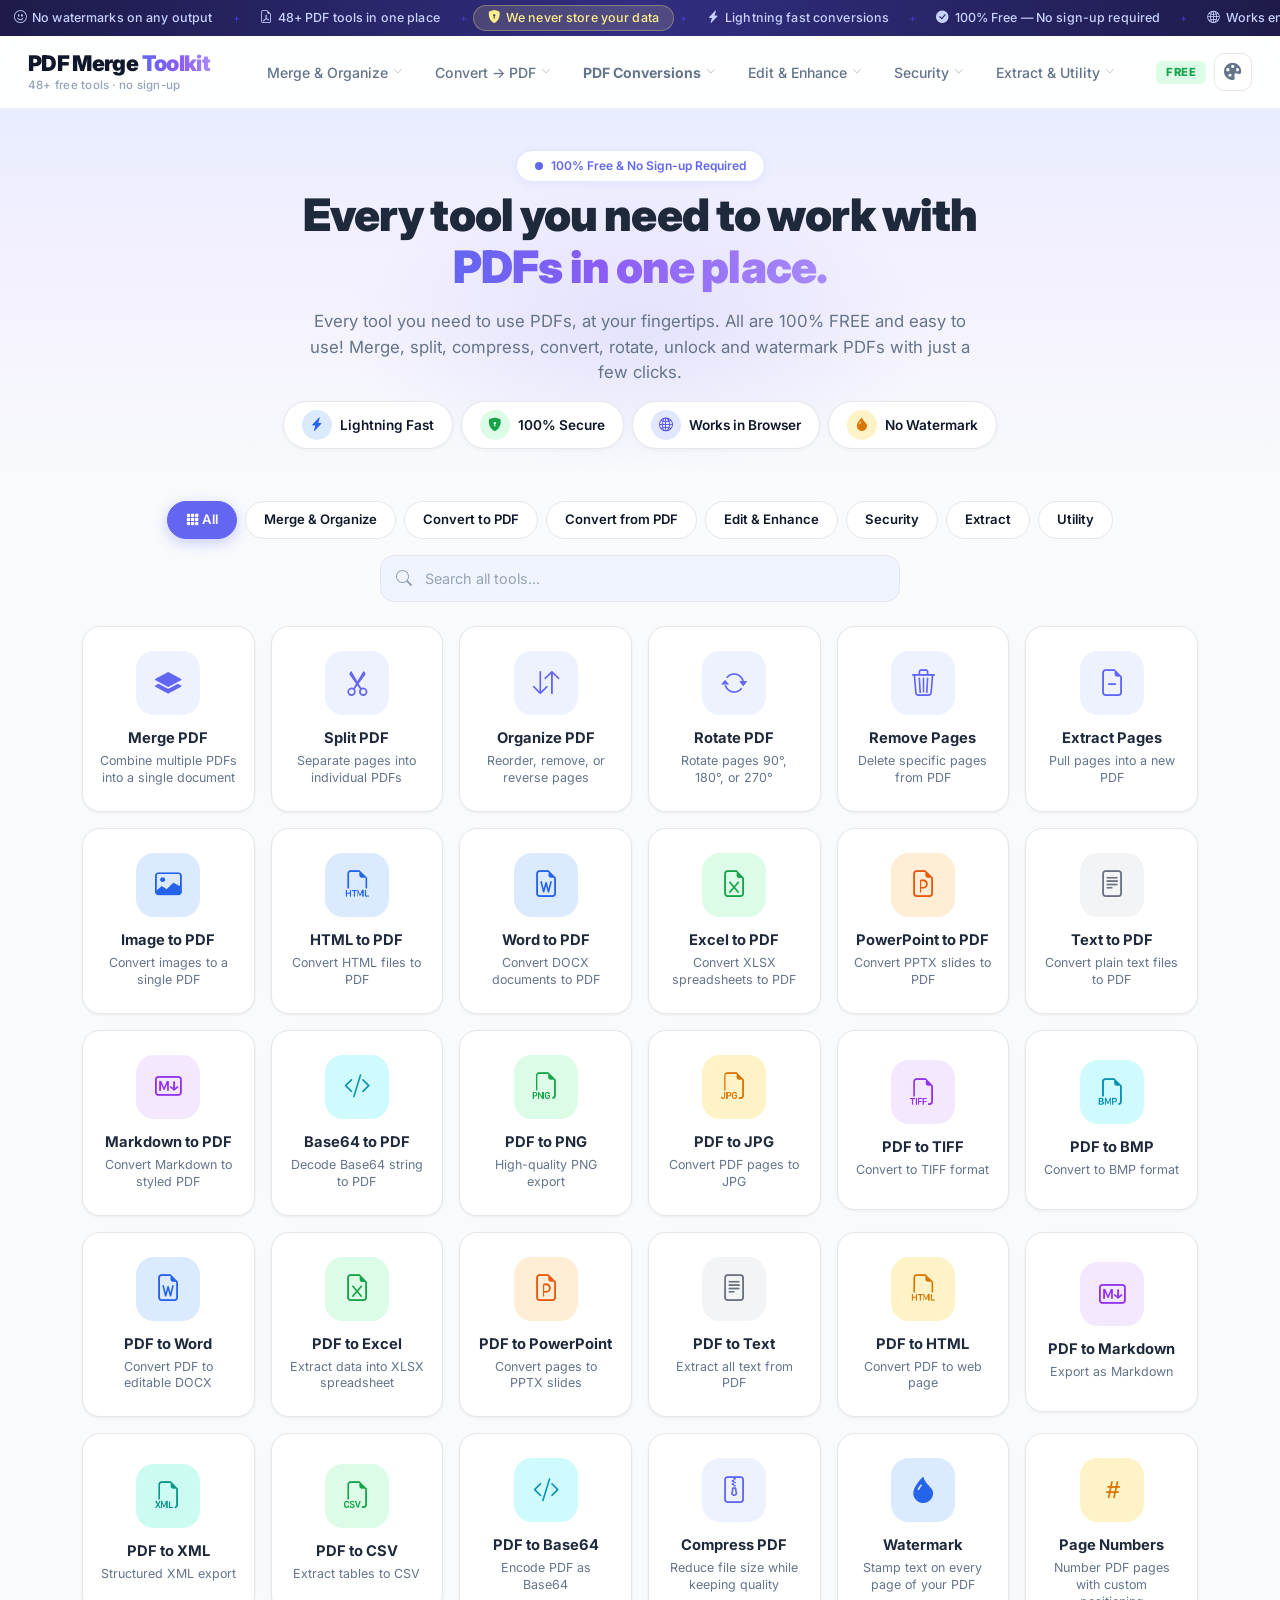
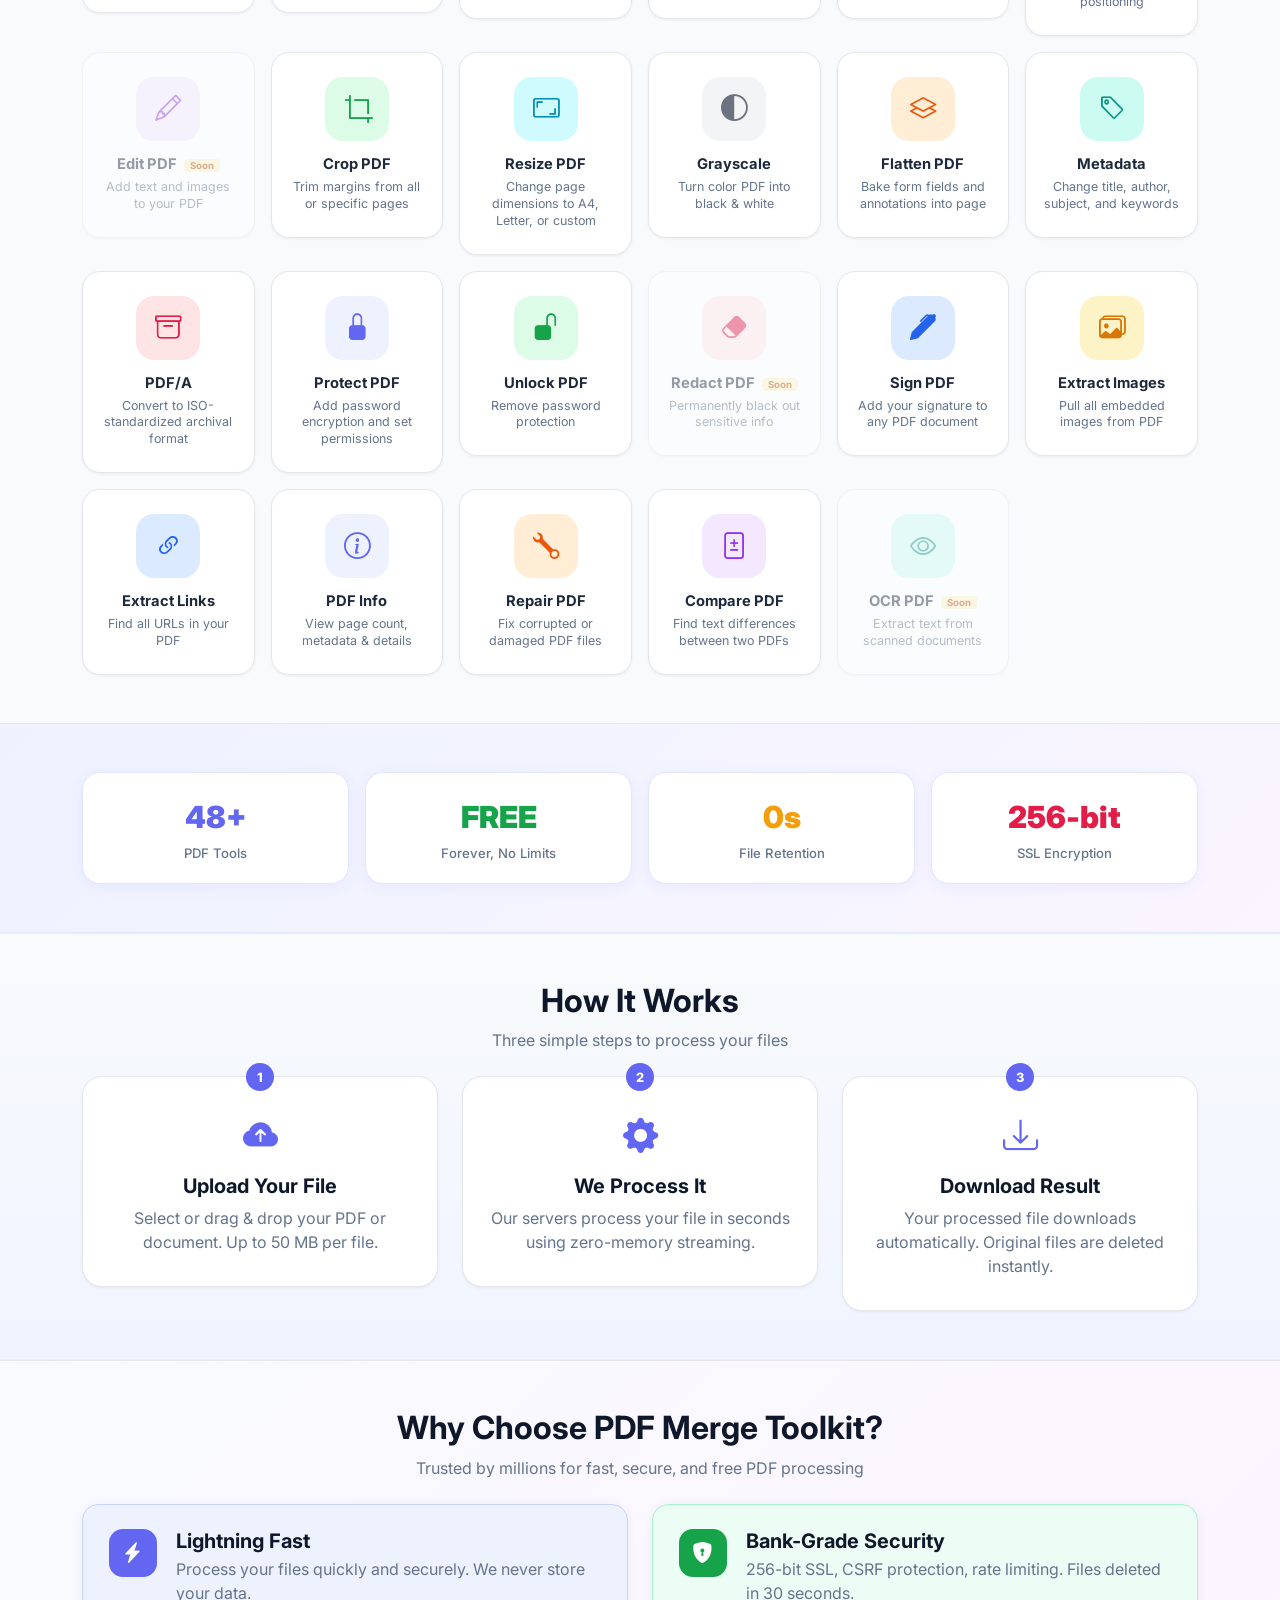
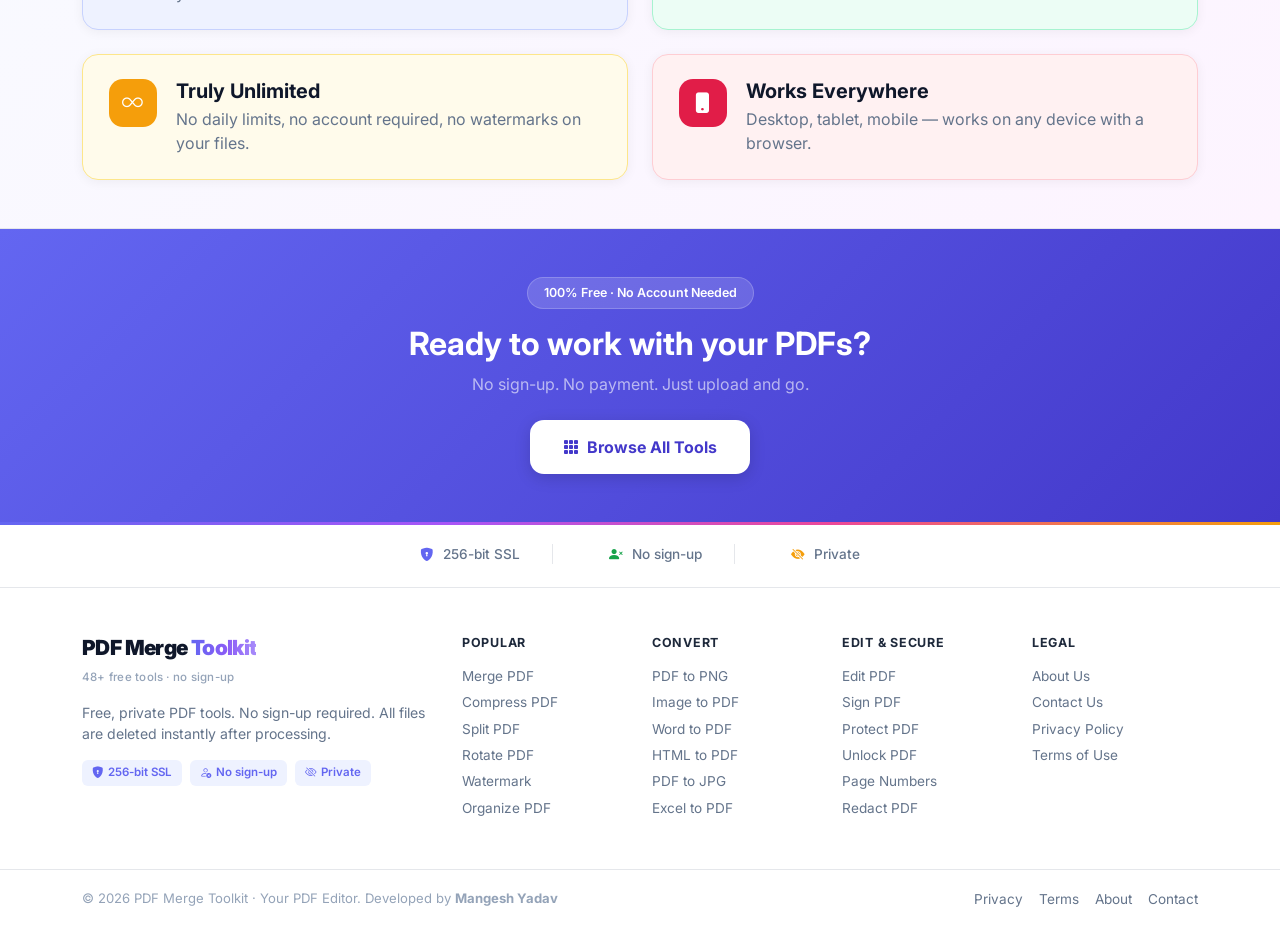
<file: index.html>
<!DOCTYPE html>
<html lang="en" data-theme="light">
<head>
    <meta charset="UTF-8">
    <meta name="viewport" content="width=device-width, initial-scale=1.0">
    <meta name="description" content="PDF Merge Toolkit - 48+ free PDF tools. Merge, split, compress, convert PDFs online. No sign-up required. 100% free, secure, and fast.">
    <title>Free Online PDF Tools - PDF Merge Toolkit</title>
    <link rel="icon" type="image/svg+xml" href="favicon.svg">
    <link rel="preconnect" href="https://fonts.googleapis.com">
    <link rel="preconnect" href="https://fonts.gstatic.com" crossorigin>
    <link href="https://fonts.googleapis.com/css2?family=Inter:wght@400;500;600;700;800;900&display=swap" rel="stylesheet">
    <link href="css/bootstrap.min.css" rel="stylesheet">
    <link href="css/bootstrap-icons.css" rel="stylesheet">
    <link href="css/style.css" rel="stylesheet">
</head>
<body>

<!-- ==================== ANNOUNCE TICKER ==================== -->
<div class="announce-ticker">
    <div class="announce-track">
        <span class="ticker-item"><i class="bi bi-emoji-smile"></i> No watermarks on any output</span>
        <span class="ticker-sep">+</span>
        <span class="ticker-item"><i class="bi bi-file-earmark-pdf"></i> 48+ PDF tools in one place</span>
        <span class="ticker-sep">+</span>
        <span class="ticker-item ticker-item--highlight"><i class="bi bi-shield-lock-fill"></i> We never store your data</span>
        <span class="ticker-sep">+</span>
        <span class="ticker-item"><i class="bi bi-lightning-charge-fill"></i> Lightning fast conversions</span>
        <span class="ticker-sep">+</span>
        <span class="ticker-item"><i class="bi bi-check-circle-fill"></i> 100% Free &mdash; No sign-up required</span>
        <span class="ticker-sep">+</span>
        <span class="ticker-item"><i class="bi bi-globe2"></i> Works entirely in your browser</span>
        <span class="ticker-sep">+</span>
        <!-- Duplicate for infinite scroll -->
        <span class="ticker-item"><i class="bi bi-emoji-smile"></i> No watermarks on any output</span>
        <span class="ticker-sep">+</span>
        <span class="ticker-item"><i class="bi bi-file-earmark-pdf"></i> 48+ PDF tools in one place</span>
        <span class="ticker-sep">+</span>
        <span class="ticker-item ticker-item--highlight"><i class="bi bi-shield-lock-fill"></i> We never store your data</span>
        <span class="ticker-sep">+</span>
        <span class="ticker-item"><i class="bi bi-lightning-charge-fill"></i> Lightning fast conversions</span>
        <span class="ticker-sep">+</span>
        <span class="ticker-item"><i class="bi bi-check-circle-fill"></i> 100% Free &mdash; No sign-up required</span>
        <span class="ticker-sep">+</span>
        <span class="ticker-item"><i class="bi bi-globe2"></i> Works entirely in your browser</span>
        <span class="ticker-sep">+</span>
    </div>
</div>

<!-- ==================== NAVBAR ==================== -->
<nav class="navbar navbar-expand sticky-top px-3 z-3 main-nav">
    <div class="container-fluid position-relative">
        <a class="navbar-brand d-flex align-items-center gap-3 me-3 text-decoration-none" href="/">
            <div class="brand-name-wrap">
                <div class="brand-name">PDF Merge <span class="brand-accent">Toolkit</span></div>
                <div class="brand-sub">48+ free tools &middot; no sign-up</div>
            </div>
        </a>

        <!-- Desktop Nav Links -->
        <div class="nav-links d-none d-lg-flex align-items-center gap-1 flex-grow-1 justify-content-center">
            <div class="nav-dropdown">
                <button class="nav-link-btn">Merge &amp; Organize <i class="bi bi-chevron-down nav-chev"></i></button>
                <div class="nav-dropdown-menu">
                    <a href="tools/merge-pdf.html" class="mega-tool-link"><span class="mega-icon"><i class="bi bi-layers-fill"></i></span> Merge PDF</a>
                    <a href="tools/split-pdf.html" class="mega-tool-link"><span class="mega-icon"><i class="bi bi-scissors"></i></span> Split PDF</a>
                    <a href="tools/organize-pdf.html" class="mega-tool-link"><span class="mega-icon"><i class="bi bi-arrow-down-up"></i></span> Organize PDF</a>
                    <a href="tools/rotate-pdf.html" class="mega-tool-link"><span class="mega-icon"><i class="bi bi-arrow-repeat"></i></span> Rotate PDF</a>
                    <a href="tools/remove-pages.html" class="mega-tool-link"><span class="mega-icon"><i class="bi bi-trash3"></i></span> Remove Pages</a>
                    <a href="tools/extract-pages.html" class="mega-tool-link"><span class="mega-icon"><i class="bi bi-file-earmark-minus"></i></span> Extract Pages</a>
                </div>
            </div>
            <div class="nav-dropdown">
                <button class="nav-link-btn">Convert &rarr; PDF <i class="bi bi-chevron-down nav-chev"></i></button>
                <div class="nav-dropdown-menu">
                    <a href="tools/image-to-pdf.html" class="mega-tool-link"><span class="mega-icon"><i class="bi bi-image"></i></span> Image to PDF</a>
                    <a href="tools/html-to-pdf.html" class="mega-tool-link"><span class="mega-icon"><i class="bi bi-filetype-html"></i></span> HTML to PDF</a>
                    <a href="tools/word-to-pdf.html" class="mega-tool-link"><span class="mega-icon"><i class="bi bi-file-earmark-word"></i></span> Word to PDF</a>
                    <a href="tools/excel-to-pdf.html" class="mega-tool-link"><span class="mega-icon"><i class="bi bi-file-earmark-excel"></i></span> Excel to PDF</a>
                    <a href="tools/powerpoint-to-pdf.html" class="mega-tool-link"><span class="mega-icon"><i class="bi bi-file-earmark-ppt"></i></span> PowerPoint to PDF</a>
                    <a href="tools/text-to-pdf.html" class="mega-tool-link"><span class="mega-icon"><i class="bi bi-file-text"></i></span> Text to PDF</a>
                    <a href="tools/markdown-to-pdf.html" class="mega-tool-link"><span class="mega-icon"><i class="bi bi-markdown"></i></span> Markdown to PDF</a>
                    <a href="tools/base64-to-pdf.html" class="mega-tool-link"><span class="mega-icon"><i class="bi bi-code-slash"></i></span> Base64 to PDF</a>
                </div>
            </div>
            <div class="nav-dropdown">
                <button class="nav-link-btn fw-bold">PDF Conversions <i class="bi bi-chevron-down nav-chev"></i></button>
                <div class="nav-dropdown-menu nav-dropdown-menu--wide">
                    <div class="nav-dd-group">
                        <div class="nav-dd-label">PDF &rarr; Image</div>
                        <a href="tools/pdf-to-png.html" class="mega-tool-link"><span class="mega-icon"><i class="bi bi-filetype-png"></i></span> PDF to PNG</a>
                        <a href="tools/pdf-to-jpg.html" class="mega-tool-link"><span class="mega-icon"><i class="bi bi-filetype-jpg"></i></span> PDF to JPG</a>
                        <a href="tools/pdf-to-tiff.html" class="mega-tool-link"><span class="mega-icon"><i class="bi bi-filetype-tiff"></i></span> PDF to TIFF</a>
                        <a href="tools/pdf-to-bmp.html" class="mega-tool-link"><span class="mega-icon"><i class="bi bi-filetype-bmp"></i></span> PDF to BMP</a>
                    </div>
                    <div class="nav-dd-group">
                        <div class="nav-dd-label">PDF &rarr; Document</div>
                        <a href="tools/pdf-to-word.html" class="mega-tool-link"><span class="mega-icon"><i class="bi bi-file-earmark-word"></i></span> PDF to Word</a>
                        <a href="tools/pdf-to-excel.html" class="mega-tool-link"><span class="mega-icon"><i class="bi bi-file-earmark-excel"></i></span> PDF to Excel</a>
                        <a href="tools/pdf-to-powerpoint.html" class="mega-tool-link"><span class="mega-icon"><i class="bi bi-file-earmark-ppt"></i></span> PDF to PPT</a>
                        <a href="tools/pdf-to-text.html" class="mega-tool-link"><span class="mega-icon"><i class="bi bi-file-text"></i></span> PDF to Text</a>
                        <a href="tools/pdf-to-html.html" class="mega-tool-link"><span class="mega-icon"><i class="bi bi-filetype-html"></i></span> PDF to HTML</a>
                        <a href="tools/pdf-to-markdown.html" class="mega-tool-link"><span class="mega-icon"><i class="bi bi-markdown"></i></span> PDF to MD</a>
                        <a href="tools/pdf-to-xml.html" class="mega-tool-link"><span class="mega-icon"><i class="bi bi-filetype-xml"></i></span> PDF to XML</a>
                        <a href="tools/pdf-to-csv.html" class="mega-tool-link"><span class="mega-icon"><i class="bi bi-filetype-csv"></i></span> PDF to CSV</a>
                        <a href="tools/pdf-to-base64.html" class="mega-tool-link"><span class="mega-icon"><i class="bi bi-code-slash"></i></span> PDF to Base64</a>
                    </div>
                </div>
            </div>
            <div class="nav-dropdown">
                <button class="nav-link-btn">Edit &amp; Enhance <i class="bi bi-chevron-down nav-chev"></i></button>
                <div class="nav-dropdown-menu">
                    <a href="tools/compress-pdf.html" class="mega-tool-link"><span class="mega-icon"><i class="bi bi-file-zip"></i></span> Compress PDF</a>
                    <a href="tools/watermark-pdf.html" class="mega-tool-link"><span class="mega-icon"><i class="bi bi-droplet-fill"></i></span> Watermark</a>
                    <a href="tools/page-numbers.html" class="mega-tool-link"><span class="mega-icon"><i class="bi bi-hash"></i></span> Page Numbers</a>
                    <a href="tools/crop-pdf.html" class="mega-tool-link"><span class="mega-icon"><i class="bi bi-crop"></i></span> Crop PDF</a>
                    <a href="tools/resize-pdf.html" class="mega-tool-link"><span class="mega-icon"><i class="bi bi-aspect-ratio"></i></span> Resize PDF</a>
                    <a href="tools/grayscale-pdf.html" class="mega-tool-link"><span class="mega-icon"><i class="bi bi-circle-half"></i></span> Grayscale</a>
                    <a href="tools/flatten-pdf.html" class="mega-tool-link"><span class="mega-icon"><i class="bi bi-layers"></i></span> Flatten PDF</a>
                    <a href="tools/metadata-pdf.html" class="mega-tool-link"><span class="mega-icon"><i class="bi bi-tag"></i></span> Metadata</a>
                    <a href="tools/pdfa-convert.html" class="mega-tool-link"><span class="mega-icon"><i class="bi bi-archive"></i></span> PDF/A</a>
                </div>
            </div>
            <div class="nav-dropdown">
                <button class="nav-link-btn">Security <i class="bi bi-chevron-down nav-chev"></i></button>
                <div class="nav-dropdown-menu">
                    <a href="tools/protect-pdf.html" class="mega-tool-link"><span class="mega-icon"><i class="bi bi-lock-fill"></i></span> Protect PDF</a>
                    <a href="tools/unlock-pdf.html" class="mega-tool-link"><span class="mega-icon"><i class="bi bi-unlock-fill"></i></span> Unlock PDF</a>
                    <a href="tools/sign-pdf.html" class="mega-tool-link"><span class="mega-icon"><i class="bi bi-pen-fill"></i></span> Sign PDF</a>
                </div>
            </div>
            <div class="nav-dropdown">
                <button class="nav-link-btn">Extract &amp; Utility <i class="bi bi-chevron-down nav-chev"></i></button>
                <div class="nav-dropdown-menu">
                    <a href="tools/extract-images.html" class="mega-tool-link"><span class="mega-icon"><i class="bi bi-images"></i></span> Extract Images</a>
                    <a href="tools/extract-links.html" class="mega-tool-link"><span class="mega-icon"><i class="bi bi-link-45deg"></i></span> Extract Links</a>
                    <a href="tools/pdf-info.html" class="mega-tool-link"><span class="mega-icon"><i class="bi bi-info-circle"></i></span> PDF Info</a>
                    <a href="tools/repair-pdf.html" class="mega-tool-link"><span class="mega-icon"><i class="bi bi-wrench"></i></span> Repair PDF</a>
                    <a href="tools/compare-pdf.html" class="mega-tool-link"><span class="mega-icon"><i class="bi bi-file-diff"></i></span> Compare PDF</a>
                </div>
            </div>
        </div>

        <!-- Right side actions -->
        <div class="d-flex align-items-center gap-2 ms-auto">
            <span class="nav-free-badge">FREE</span>

            <!-- Theme Switcher -->
            <div class="dropdown theme-dropdown">
                <button class="nav-icon-btn" id="themeToggleBtn" title="Change theme">
                    <i class="bi bi-palette-fill"></i>
                </button>
                <div class="dropdown-menu dropdown-menu-end theme-menu" id="themeMenu">
                    <button class="theme-option active" data-theme="light"><span class="theme-dot" style="background:#f8fafc;border:1px solid #d1d5db"></span> Light</button>
                    <button class="theme-option" data-theme="dark"><span class="theme-dot" style="background:#0b0f19"></span> Dark</button>
                    <button class="theme-option" data-theme="ocean"><span class="theme-dot" style="background:#2563eb"></span> Ocean Blue</button>
                    <button class="theme-option" data-theme="forest"><span class="theme-dot" style="background:#16a34a"></span> Forest Green</button>
                    <button class="theme-option" data-theme="sunset"><span class="theme-dot" style="background:#ea580c"></span> Sunset</button>
                    <button class="theme-option" data-theme="rose"><span class="theme-dot" style="background:#e11d48"></span> Rose</button>
                    <button class="theme-option" data-theme="midnight"><span class="theme-dot" style="background:#0f172a"></span> Midnight</button>
                    <button class="theme-option" data-theme="lavender"><span class="theme-dot" style="background:#9333ea"></span> Lavender</button>
                    <button class="theme-option" data-theme="charcoal"><span class="theme-dot" style="background:#18181b"></span> Charcoal</button>
                    <button class="theme-option" data-theme="emerald"><span class="theme-dot" style="background:#10b981"></span> Emerald</button>
                </div>
            </div>

            <!-- Mobile Menu Toggle -->
            <button class="nav-icon-btn d-lg-none" id="mobileMenuBtn" title="Menu">
                <i class="bi bi-list"></i>
            </button>
        </div>
    </div>
</nav>

<!-- ==================== MOBILE MENU ==================== -->
<div class="mobile-menu-overlay" id="mobileMenuOverlay">
    <div class="mobile-menu-drawer">
        <div class="mobile-menu-header">
            <div class="brand-name">PDF Merge <span class="brand-accent">Toolkit</span></div>
            <button class="mobile-menu-close" id="mobileMenuClose"><i class="bi bi-x-lg"></i></button>
        </div>
        <div class="mobile-menu-body">
            <div class="mobile-cat">
                <button class="mobile-cat-trigger"><i class="bi bi-layers-fill"></i> Merge & Organize <i class="bi bi-chevron-down ms-auto"></i></button>
                <div class="mobile-cat-panel">
                    <a href="tools/merge-pdf.html">Merge PDF</a>
                    <a href="tools/split-pdf.html">Split PDF</a>
                    <a href="tools/organize-pdf.html">Organize PDF</a>
                    <a href="tools/rotate-pdf.html">Rotate PDF</a>
                    <a href="tools/remove-pages.html">Remove Pages</a>
                    <a href="tools/extract-pages.html">Extract Pages</a>
                </div>
            </div>
            <div class="mobile-cat">
                <button class="mobile-cat-trigger"><i class="bi bi-file-earmark-arrow-down-fill"></i> Convert to PDF <i class="bi bi-chevron-down ms-auto"></i></button>
                <div class="mobile-cat-panel">
                    <a href="tools/image-to-pdf.html">Image to PDF</a>
                    <a href="tools/html-to-pdf.html">HTML to PDF</a>
                    <a href="tools/word-to-pdf.html">Word to PDF</a>
                    <a href="tools/excel-to-pdf.html">Excel to PDF</a>
                    <a href="tools/powerpoint-to-pdf.html">PowerPoint to PDF</a>
                    <a href="tools/text-to-pdf.html">Text to PDF</a>
                    <a href="tools/markdown-to-pdf.html">Markdown to PDF</a>
                    <a href="tools/base64-to-pdf.html">Base64 to PDF</a>
                </div>
            </div>
            <div class="mobile-cat">
                <button class="mobile-cat-trigger"><i class="bi bi-image-fill"></i> PDF to Image <i class="bi bi-chevron-down ms-auto"></i></button>
                <div class="mobile-cat-panel">
                    <a href="tools/pdf-to-png.html">PDF to PNG</a>
                    <a href="tools/pdf-to-jpg.html">PDF to JPG</a>
                    <a href="tools/pdf-to-tiff.html">PDF to TIFF</a>
                    <a href="tools/pdf-to-bmp.html">PDF to BMP</a>
                </div>
            </div>
            <div class="mobile-cat">
                <button class="mobile-cat-trigger"><i class="bi bi-file-earmark-text-fill"></i> PDF to Document <i class="bi bi-chevron-down ms-auto"></i></button>
                <div class="mobile-cat-panel">
                    <a href="tools/pdf-to-word.html">PDF to Word</a>
                    <a href="tools/pdf-to-excel.html">PDF to Excel</a>
                    <a href="tools/pdf-to-powerpoint.html">PDF to PowerPoint</a>
                    <a href="tools/pdf-to-text.html">PDF to Text</a>
                    <a href="tools/pdf-to-html.html">PDF to HTML</a>
                    <a href="tools/pdf-to-markdown.html">PDF to Markdown</a>
                    <a href="tools/pdf-to-xml.html">PDF to XML</a>
                    <a href="tools/pdf-to-csv.html">PDF to CSV</a>
                    <a href="tools/pdf-to-base64.html">PDF to Base64</a>
                </div>
            </div>
            <div class="mobile-cat">
                <button class="mobile-cat-trigger"><i class="bi bi-pencil-square"></i> Edit & Enhance <i class="bi bi-chevron-down ms-auto"></i></button>
                <div class="mobile-cat-panel">
                    <a href="tools/compress-pdf.html">Compress PDF</a>
                    <a href="tools/watermark-pdf.html">Watermark</a>
                    <a href="tools/page-numbers.html">Page Numbers</a>
                    <a href="tools/crop-pdf.html">Crop PDF</a>
                    <a href="tools/resize-pdf.html">Resize PDF</a>
                    <a href="tools/grayscale-pdf.html">Grayscale</a>
                    <a href="tools/flatten-pdf.html">Flatten PDF</a>
                    <a href="tools/metadata-pdf.html">Metadata</a>
                    <a href="tools/pdfa-convert.html">PDF/A</a>
                </div>
            </div>
            <div class="mobile-cat">
                <button class="mobile-cat-trigger"><i class="bi bi-shield-lock-fill"></i> Security <i class="bi bi-chevron-down ms-auto"></i></button>
                <div class="mobile-cat-panel">
                    <a href="tools/protect-pdf.html">Protect PDF</a>
                    <a href="tools/unlock-pdf.html">Unlock PDF</a>
                    <a href="tools/sign-pdf.html">Sign PDF</a>
                </div>
            </div>
            <div class="mobile-cat">
                <button class="mobile-cat-trigger"><i class="bi bi-tools"></i> Extract & Utility <i class="bi bi-chevron-down ms-auto"></i></button>
                <div class="mobile-cat-panel">
                    <a href="tools/extract-images.html">Extract Images</a>
                    <a href="tools/extract-links.html">Extract Links</a>
                    <a href="tools/pdf-info.html">PDF Info</a>
                    <a href="tools/repair-pdf.html">Repair PDF</a>
                    <a href="tools/compare-pdf.html">Compare PDF</a>
                </div>
            </div>
        </div>
    </div>
</div>

<!-- ==================== MAIN CONTENT ==================== -->
<main>

    <!-- ==================== HERO ==================== -->
    <section class="hero-section text-center">
        <div class="hero-glow"></div>
        <div class="container position-relative">
            <div class="hero-pill mb-2">
                <span class="pulse-dot"></span>
                100% Free &amp; No Sign-up Required
            </div>
            <h1 class="fw-black mb-3">Every tool you need to work with<br><span class="hero-gradient-text">PDFs in one place.</span></h1>
            <p class="text-secondary mb-3 mx-auto" style="max-width:680px;font-size:1.05rem;">
                Every tool you need to use PDFs, at your fingertips. All are 100% FREE and easy to use! Merge, split, compress, convert, rotate, unlock and watermark PDFs with just a few clicks.
            </p>
            <div class="d-flex flex-wrap justify-content-center gap-2 mb-0">
                <span class="hero-trust-item">
                    <span class="trust-icon trust-icon--blue"><i class="bi bi-lightning-charge-fill"></i></span> Lightning Fast
                </span>
                <span class="hero-trust-item">
                    <span class="trust-icon trust-icon--green"><i class="bi bi-shield-lock-fill"></i></span> 100% Secure
                </span>
                <span class="hero-trust-item">
                    <span class="trust-icon trust-icon--indigo"><i class="bi bi-globe2"></i></span> Works in Browser
                </span>
                <span class="hero-trust-item">
                    <span class="trust-icon trust-icon--amber"><i class="bi bi-droplet-fill"></i></span> No Watermark
                </span>
            </div>
        </div>
    </section>

    <!-- ==================== TOOLS SECTION ==================== -->
    <div class="container" id="toolsSection">
        <!-- Filter Tabs -->
        <div class="text-center mb-3 pt-4">
            <div class="d-flex flex-wrap justify-content-center gap-2 mb-3">
                <button class="filter-tab active" data-filter="all"><i class="bi bi-grid-3x3-gap-fill"></i> All</button>
                <button class="filter-tab" data-filter="Merge & Organize">Merge &amp; Organize</button>
                <button class="filter-tab" data-filter="Convert to PDF">Convert to PDF</button>
                <button class="filter-tab" data-filter="Convert from PDF">Convert from PDF</button>
                <button class="filter-tab" data-filter="Edit & Enhance">Edit &amp; Enhance</button>
                <button class="filter-tab" data-filter="Security">Security</button>
                <button class="filter-tab" data-filter="Extract">Extract</button>
                <button class="filter-tab" data-filter="Utility">Utility</button>
            </div>
            <!-- Search -->
            <div class="search-wrap mx-auto mb-4">
                <i class="bi bi-search search-icon"></i>
                <input type="text" class="search-input" id="toolSearch" placeholder="Search all tools...">
            </div>
        </div>
        <!-- Tool Cards Grid -->
        <div class="row g-3 mb-5" id="toolGrid">
            <!-- Cards injected by JS -->
        </div>
        <div class="text-center text-muted py-4 d-none" id="noResults">
            <i class="bi bi-search" style="font-size:2rem"></i>
            <p class="mt-2">No tools match your search.</p>
        </div>
    </div>

    <!-- ==================== STATS SECTION ==================== -->
    <section class="stats-section py-5">
        <div class="container">
            <div class="row g-3 justify-content-center">
                <div class="col-6 col-md-3">
                    <div class="stat-item text-center">
                        <div class="stat-number text-indigo">48+</div>
                        <div class="stat-label">PDF Tools</div>
                    </div>
                </div>
                <div class="col-6 col-md-3">
                    <div class="stat-item text-center">
                        <div class="stat-number text-green">FREE</div>
                        <div class="stat-label">Forever, No Limits</div>
                    </div>
                </div>
                <div class="col-6 col-md-3">
                    <div class="stat-item text-center">
                        <div class="stat-number text-amber">0s</div>
                        <div class="stat-label">File Retention</div>
                    </div>
                </div>
                <div class="col-6 col-md-3">
                    <div class="stat-item text-center">
                        <div class="stat-number text-rose">256-bit</div>
                        <div class="stat-label">SSL Encryption</div>
                    </div>
                </div>
            </div>
        </div>
    </section>

    <!-- ==================== HOW IT WORKS ==================== -->
    <section class="how-section py-5">
        <div class="container">
            <h2 class="text-center fw-bold mb-2">How It Works</h2>
            <p class="text-center text-secondary mb-4">Three simple steps to process your files</p>
            <div class="row g-4 justify-content-center">
                <div class="col-md-4">
                    <div class="how-card text-center">
                        <div class="how-step-num">1</div>
                        <div class="how-icon"><i class="bi bi-cloud-arrow-up-fill"></i></div>
                        <h5 class="fw-bold">Upload Your File</h5>
                        <p class="text-secondary mb-0">Select or drag &amp; drop your PDF or document. Up to 50 MB per file.</p>
                    </div>
                </div>
                <div class="col-md-4">
                    <div class="how-card text-center">
                        <div class="how-step-num">2</div>
                        <div class="how-icon"><i class="bi bi-gear-fill"></i></div>
                        <h5 class="fw-bold">We Process It</h5>
                        <p class="text-secondary mb-0">Our servers process your file in seconds using zero-memory streaming.</p>
                    </div>
                </div>
                <div class="col-md-4">
                    <div class="how-card text-center">
                        <div class="how-step-num">3</div>
                        <div class="how-icon"><i class="bi bi-download"></i></div>
                        <h5 class="fw-bold">Download Result</h5>
                        <p class="text-secondary mb-0">Your processed file downloads automatically. Original files are deleted instantly.</p>
                    </div>
                </div>
            </div>
        </div>
    </section>

    <!-- ==================== FEATURES ==================== -->
    <section class="features-section py-5">
        <div class="container">
            <h2 class="text-center fw-bold mb-2">Why Choose PDF Merge Toolkit?</h2>
            <p class="text-center text-secondary mb-4">Trusted by millions for fast, secure, and free PDF processing</p>
            <div class="row g-4">
                <div class="col-md-6">
                    <div class="feat-card feat-card--indigo">
                        <div class="feat-icon feat-icon--indigo"><i class="bi bi-lightning-charge-fill"></i></div>
                        <div>
                            <h5 class="fw-bold mb-1">Lightning Fast</h5>
                            <p class="text-secondary mb-0">Process your files quickly and securely. We never store your data.</p>
                        </div>
                    </div>
                </div>
                <div class="col-md-6">
                    <div class="feat-card feat-card--green">
                        <div class="feat-icon feat-icon--green"><i class="bi bi-shield-lock-fill"></i></div>
                        <div>
                            <h5 class="fw-bold mb-1">Bank-Grade Security</h5>
                            <p class="text-secondary mb-0">256-bit SSL, CSRF protection, rate limiting. Files deleted in 30 seconds.</p>
                        </div>
                    </div>
                </div>
                <div class="col-md-6">
                    <div class="feat-card feat-card--amber">
                        <div class="feat-icon feat-icon--amber"><i class="bi bi-infinity"></i></div>
                        <div>
                            <h5 class="fw-bold mb-1">Truly Unlimited</h5>
                            <p class="text-secondary mb-0">No daily limits, no account required, no watermarks on your files.</p>
                        </div>
                    </div>
                </div>
                <div class="col-md-6">
                    <div class="feat-card feat-card--rose">
                        <div class="feat-icon feat-icon--rose"><i class="bi bi-phone-fill"></i></div>
                        <div>
                            <h5 class="fw-bold mb-1">Works Everywhere</h5>
                            <p class="text-secondary mb-0">Desktop, tablet, mobile &mdash; works on any device with a browser.</p>
                        </div>
                    </div>
                </div>
            </div>
        </div>
    </section>

    <!-- ==================== CTA ==================== -->
    <section class="cta-section">
        <div class="container text-center py-5">
            <div class="cta-badge mb-3">100% Free &middot; No Account Needed</div>
            <h2 class="text-white fw-bold mb-2" style="font-size:2rem;">Ready to work with your PDFs?</h2>
            <p class="text-white-50 mb-4">No sign-up. No payment. Just upload and go.</p>
            <a href="#toolsSection" class="btn btn-cta">
                <i class="bi bi-grid-3x3-gap-fill"></i> Browse All Tools
            </a>
        </div>
    </section>

</main>

<!-- ==================== FOOTER ==================== -->
<footer class="mt-auto site-footer">
    <!-- Footer Stats Band -->
    <div class="footer-stats-band">
        <div class="container">
            <div class="d-flex flex-wrap justify-content-center gap-4">
                <div class="footer-stat">
                    <i class="bi bi-shield-lock-fill text-indigo"></i>
                    <span>256-bit SSL</span>
                </div>
                <div class="footer-stat">
                    <i class="bi bi-person-x-fill text-green"></i>
                    <span>No sign-up</span>
                </div>
                <div class="footer-stat">
                    <i class="bi bi-eye-slash-fill text-amber"></i>
                    <span>Private</span>
                </div>
            </div>
        </div>
    </div>

    <!-- Footer Main -->
    <div class="container py-5">
        <div class="row g-4">
            <!-- Brand -->
            <div class="col-lg-4 col-md-6">
                <div class="brand-name mb-2" style="font-size:1.3rem;">PDF Merge <span class="brand-accent">Toolkit</span></div>
                <div class="brand-sub mb-3">48+ free tools &middot; no sign-up</div>
                <p class="text-secondary" style="font-size:0.88rem;">Free, private PDF tools. No sign-up required. All files are deleted instantly after processing.</p>
                <div class="d-flex gap-2 mt-3">
                    <span class="footer-trust-badge"><i class="bi bi-shield-lock-fill"></i> 256-bit SSL</span>
                    <span class="footer-trust-badge"><i class="bi bi-person-x"></i> No sign-up</span>
                    <span class="footer-trust-badge"><i class="bi bi-eye-slash"></i> Private</span>
                </div>
            </div>
            <!-- Popular -->
            <div class="col-lg-2 col-md-6 col-6">
                <h6 class="footer-heading">Popular</h6>
                <a href="tools/merge-pdf.html" class="footer-link">Merge PDF</a>
                <a href="tools/compress-pdf.html" class="footer-link">Compress PDF</a>
                <a href="tools/split-pdf.html" class="footer-link">Split PDF</a>
                <a href="tools/rotate-pdf.html" class="footer-link">Rotate PDF</a>
                <a href="tools/watermark-pdf.html" class="footer-link">Watermark</a>
                <a href="tools/organize-pdf.html" class="footer-link">Organize PDF</a>
            </div>
            <!-- Convert -->
            <div class="col-lg-2 col-md-6 col-6">
                <h6 class="footer-heading">Convert</h6>
                <a href="tools/pdf-to-png.html" class="footer-link">PDF to PNG</a>
                <a href="tools/image-to-pdf.html" class="footer-link">Image to PDF</a>
                <a href="tools/word-to-pdf.html" class="footer-link">Word to PDF</a>
                <a href="tools/html-to-pdf.html" class="footer-link">HTML to PDF</a>
                <a href="tools/pdf-to-jpg.html" class="footer-link">PDF to JPG</a>
                <a href="tools/excel-to-pdf.html" class="footer-link">Excel to PDF</a>
            </div>
            <!-- Edit & Secure -->
            <div class="col-lg-2 col-md-6 col-6">
                <h6 class="footer-heading">Edit & Secure</h6>
                <a href="tools/edit-pdf.html" class="footer-link">Edit PDF</a>
                <a href="tools/sign-pdf.html" class="footer-link">Sign PDF</a>
                <a href="tools/protect-pdf.html" class="footer-link">Protect PDF</a>
                <a href="tools/unlock-pdf.html" class="footer-link">Unlock PDF</a>
                <a href="tools/page-numbers.html" class="footer-link">Page Numbers</a>
                <a href="tools/redact-pdf.html" class="footer-link">Redact PDF</a>
            </div>
            <!-- Legal -->
            <div class="col-lg-2 col-md-6 col-6">
                <h6 class="footer-heading">Legal</h6>
                <a href="about.html" class="footer-link">About Us</a>
                <a href="contact.html" class="footer-link">Contact Us</a>
                <a href="privacy.html" class="footer-link">Privacy Policy</a>
                <a href="terms.html" class="footer-link">Terms of Use</a>
            </div>
        </div>
    </div>

    <!-- Footer Bottom -->
    <div class="footer-bottom">
        <div class="container d-flex flex-wrap justify-content-between align-items-center py-3">
            <span>&copy; 2026 PDF Merge Toolkit &middot; Your PDF Editor. Developed by <strong>Mangesh Yadav</strong></span>
            <div class="d-flex gap-3">
                <a href="privacy.html" class="footer-link">Privacy</a>
                <a href="terms.html" class="footer-link">Terms</a>
                <a href="about.html" class="footer-link">About</a>
                <a href="contact.html" class="footer-link">Contact</a>
            </div>
        </div>
    </div>
</footer>

<script src="js/bootstrap.bundle.min.js"></script>
<script src="js/app.js"></script>
</body>
</html>
</file>
<file: css/style.css>
/* ===========================================================
   PDF Merge Toolkit — Custom Styles
   Matches reference site: Bootstrap 5 + custom components
   =========================================================== */

/* ── Font ── */
body { font-family: 'Inter', -apple-system, BlinkMacSystemFont, 'Segoe UI', Roboto, sans-serif; }

/* ===========================================================
   THEME VARIABLES
   =========================================================== */
:root, html[data-theme="light"] {
    --bg-body: #f8fafc;
    --bg-card: #ffffff;
    --bg-card-hover: #f8fafc;
    --bg-header: rgba(255,255,255,0.88);
    --bg-footer: #ffffff;
    --bg-upload: #fafbff;
    --bg-upload-hover: #eef2ff;
    --bg-input: #ffffff;
    --bg-badge: #f1f5f9;
    --text-primary: #0f172a;
    --text-secondary: #64748b;
    --text-muted: #94a3b8;
    --text-heading: #1e293b;
    --border-color: #e5e7eb;
    --border-light: #f1f5f9;
    --accent: #6366f1;
    --accent-hover: #4f46e5;
    --accent-light: #eef2ff;
    --accent-lighter: #f5f3ff;
    --shadow-card: 0 1px 3px rgba(0,0,0,0.06);
    --shadow-hover: 0 8px 30px rgba(0,0,0,0.08);
    --hero-bg: linear-gradient(180deg,#e8edff 0%,#f3f0ff 40%,#f8fafc 100%);
    --hero-glow: rgba(99,102,241,0.12);
    --features-bg: #ffffff;
    --cta-bg: linear-gradient(135deg,#6366f1,#4338ca);
    --upload-border: #d1d5db;
    --upload-border-hover: #6366f1;
    --nav-link: #64748b;
    --nav-link-hover: #0f172a;
    --footer-link: #64748b;
    --footer-link-hover: #6366f1;
    --search-bg: #f0f4ff;
    --stats-bg: #fafbff;
}

html[data-theme="dark"] {
    --bg-body: #0b0f19;
    --bg-card: #141a2e;
    --bg-card-hover: #1c2440;
    --bg-header: rgba(11,15,25,0.92);
    --bg-footer: #0e1225;
    --bg-upload: #141a2e;
    --bg-upload-hover: #1c2440;
    --bg-input: #1c2440;
    --bg-badge: #1c2440;
    --text-primary: #e2e8f0;
    --text-secondary: #94a3b8;
    --text-muted: #64748b;
    --text-heading: #f1f5f9;
    --border-color: #1e293b;
    --border-light: #1e293b;
    --accent: #818cf8;
    --accent-hover: #6366f1;
    --accent-light: #1e1b4b;
    --accent-lighter: #1e1b4b;
    --shadow-card: 0 1px 3px rgba(0,0,0,0.3);
    --shadow-hover: 0 8px 30px rgba(0,0,0,0.4);
    --hero-bg: linear-gradient(180deg,#0e1225 0%,#0b0f19 100%);
    --hero-glow: rgba(129,140,248,0.08);
    --features-bg: #0e1225;
    --cta-bg: linear-gradient(135deg,#4338ca,#312e81);
    --upload-border: #2d3748;
    --upload-border-hover: #818cf8;
    --nav-link: #94a3b8;
    --nav-link-hover: #e2e8f0;
    --footer-link: #94a3b8;
    --footer-link-hover: #818cf8;
    --search-bg: #141a2e;
    --stats-bg: #0e1225;
}

html[data-theme="ocean"] {
    --bg-body: #f0f7ff;
    --bg-card: #ffffff;
    --bg-card-hover: #e8f2ff;
    --bg-header: rgba(240,247,255,0.92);
    --bg-footer: #ffffff;
    --text-primary: #0c2d57;
    --text-secondary: #3b6ea5;
    --text-muted: #7ba5cc;
    --text-heading: #0c2d57;
    --border-color: #bfdbfe;
    --border-light: #dbeafe;
    --accent: #2563eb;
    --accent-hover: #1d4ed8;
    --accent-light: #dbeafe;
    --accent-lighter: #eff6ff;
    --shadow-card: 0 1px 3px rgba(37,99,235,0.06);
    --shadow-hover: 0 8px 30px rgba(37,99,235,0.1);
    --hero-bg: linear-gradient(180deg,#dbeafe 0%,#f0f7ff 100%);
    --hero-glow: rgba(37,99,235,0.1);
    --features-bg: #ffffff;
    --cta-bg: linear-gradient(135deg,#2563eb,#1e40af);
    --upload-border: #93c5fd;
    --upload-border-hover: #2563eb;
    --nav-link: #3b6ea5;
    --nav-link-hover: #0c2d57;
    --footer-link: #3b6ea5;
    --footer-link-hover: #2563eb;
    --search-bg: #dbeafe;
    --stats-bg: #eff6ff;
}

html[data-theme="forest"] {
    --bg-body: #f0fdf4;
    --bg-card: #ffffff;
    --bg-card-hover: #ecfdf5;
    --bg-header: rgba(240,253,244,0.92);
    --bg-footer: #ffffff;
    --text-primary: #14532d;
    --text-secondary: #166534;
    --text-muted: #86efac;
    --text-heading: #14532d;
    --border-color: #bbf7d0;
    --border-light: #dcfce7;
    --accent: #16a34a;
    --accent-hover: #15803d;
    --accent-light: #dcfce7;
    --accent-lighter: #f0fdf4;
    --hero-bg: linear-gradient(180deg,#dcfce7 0%,#f0fdf4 100%);
    --hero-glow: rgba(22,163,74,0.1);
    --cta-bg: linear-gradient(135deg,#16a34a,#15803d);
    --search-bg: #dcfce7;
    --stats-bg: #f0fdf4;
    --footer-link: #166534; --footer-link-hover: #16a34a;
    --nav-link: #166534; --nav-link-hover: #14532d;
    --shadow-card: 0 1px 3px rgba(22,163,74,0.06);
    --shadow-hover: 0 8px 30px rgba(22,163,74,0.1);
}

html[data-theme="sunset"] {
    --bg-body: #fff7ed;
    --bg-card: #ffffff;
    --bg-card-hover: #ffedd5;
    --bg-header: rgba(255,247,237,0.92);
    --bg-footer: #ffffff;
    --text-primary: #431407;
    --text-secondary: #9a3412;
    --text-muted: #fdba74;
    --text-heading: #431407;
    --border-color: #fed7aa;
    --border-light: #ffedd5;
    --accent: #ea580c;
    --accent-hover: #c2410c;
    --accent-light: #ffedd5;
    --accent-lighter: #fff7ed;
    --hero-bg: linear-gradient(180deg,#ffedd5 0%,#fff7ed 100%);
    --hero-glow: rgba(234,88,12,0.1);
    --cta-bg: linear-gradient(135deg,#ea580c,#c2410c);
    --search-bg: #ffedd5;
    --stats-bg: #fff7ed;
    --footer-link: #9a3412; --footer-link-hover: #ea580c;
    --nav-link: #9a3412; --nav-link-hover: #431407;
    --shadow-card: 0 1px 3px rgba(234,88,12,0.06);
    --shadow-hover: 0 8px 30px rgba(234,88,12,0.1);
}

html[data-theme="rose"] {
    --bg-body: #fff1f2;
    --bg-card: #ffffff;
    --bg-card-hover: #ffe4e6;
    --bg-header: rgba(255,241,242,0.92);
    --bg-footer: #ffffff;
    --text-primary: #4c0519;
    --text-secondary: #9f1239;
    --text-muted: #fda4af;
    --text-heading: #4c0519;
    --border-color: #fecdd3;
    --border-light: #ffe4e6;
    --accent: #e11d48;
    --accent-hover: #be123c;
    --accent-light: #ffe4e6;
    --accent-lighter: #fff1f2;
    --hero-bg: linear-gradient(180deg,#ffe4e6 0%,#fff1f2 100%);
    --hero-glow: rgba(225,29,72,0.1);
    --cta-bg: linear-gradient(135deg,#e11d48,#be123c);
    --search-bg: #ffe4e6;
    --stats-bg: #fff1f2;
    --footer-link: #9f1239; --footer-link-hover: #e11d48;
    --nav-link: #9f1239; --nav-link-hover: #4c0519;
    --shadow-card: 0 1px 3px rgba(225,29,72,0.06);
    --shadow-hover: 0 8px 30px rgba(225,29,72,0.1);
}

html[data-theme="midnight"] {
    --bg-body: #0f172a;
    --bg-card: #1e293b;
    --bg-card-hover: #334155;
    --bg-header: rgba(15,23,42,0.92);
    --bg-footer: #0f172a;
    --text-primary: #f1f5f9;
    --text-secondary: #94a3b8;
    --text-muted: #64748b;
    --text-heading: #f1f5f9;
    --border-color: #334155;
    --border-light: #1e293b;
    --accent: #38bdf8;
    --accent-hover: #0ea5e9;
    --accent-light: #0c4a6e;
    --accent-lighter: #0c4a6e;
    --hero-bg: linear-gradient(180deg,#1e293b 0%,#0f172a 100%);
    --hero-glow: rgba(56,189,248,0.08);
    --cta-bg: linear-gradient(135deg,#0ea5e9,#0369a1);
    --search-bg: #1e293b;
    --stats-bg: #1e293b;
    --footer-link: #94a3b8; --footer-link-hover: #38bdf8;
    --nav-link: #94a3b8; --nav-link-hover: #f1f5f9;
    --shadow-card: 0 1px 3px rgba(0,0,0,0.3);
    --shadow-hover: 0 8px 30px rgba(0,0,0,0.4);
}

html[data-theme="lavender"] {
    --bg-body: #faf5ff;
    --bg-card: #ffffff;
    --bg-card-hover: #f3e8ff;
    --bg-header: rgba(250,245,255,0.92);
    --bg-footer: #ffffff;
    --text-primary: #3b0764;
    --text-secondary: #6b21a8;
    --text-muted: #c4b5fd;
    --text-heading: #3b0764;
    --border-color: #e9d5ff;
    --border-light: #f3e8ff;
    --accent: #9333ea;
    --accent-hover: #7e22ce;
    --accent-light: #f3e8ff;
    --accent-lighter: #faf5ff;
    --hero-bg: linear-gradient(180deg,#f3e8ff 0%,#faf5ff 100%);
    --hero-glow: rgba(147,51,234,0.1);
    --cta-bg: linear-gradient(135deg,#9333ea,#7e22ce);
    --search-bg: #f3e8ff;
    --stats-bg: #faf5ff;
    --footer-link: #6b21a8; --footer-link-hover: #9333ea;
    --nav-link: #6b21a8; --nav-link-hover: #3b0764;
    --shadow-card: 0 1px 3px rgba(147,51,234,0.06);
    --shadow-hover: 0 8px 30px rgba(147,51,234,0.1);
}

html[data-theme="charcoal"] {
    --bg-body: #18181b;
    --bg-card: #27272a;
    --bg-card-hover: #3f3f46;
    --bg-header: rgba(24,24,27,0.92);
    --bg-footer: #18181b;
    --text-primary: #fafafa;
    --text-secondary: #a1a1aa;
    --text-muted: #71717a;
    --text-heading: #fafafa;
    --border-color: #3f3f46;
    --border-light: #27272a;
    --accent: #a78bfa;
    --accent-hover: #8b5cf6;
    --accent-light: #2e1065;
    --accent-lighter: #2e1065;
    --hero-bg: linear-gradient(180deg,#27272a 0%,#18181b 100%);
    --hero-glow: rgba(167,139,250,0.08);
    --cta-bg: linear-gradient(135deg,#8b5cf6,#6d28d9);
    --search-bg: #27272a;
    --stats-bg: #27272a;
    --footer-link: #a1a1aa; --footer-link-hover: #a78bfa;
    --nav-link: #a1a1aa; --nav-link-hover: #fafafa;
    --shadow-card: 0 1px 3px rgba(0,0,0,0.3);
    --shadow-hover: 0 8px 30px rgba(0,0,0,0.4);
}

html[data-theme="emerald"] {
    --bg-body: #022c22;
    --bg-card: #064e3b;
    --bg-card-hover: #065f46;
    --bg-header: rgba(2,44,34,0.92);
    --bg-footer: #022c22;
    --text-primary: #ecfdf5;
    --text-secondary: #6ee7b7;
    --text-muted: #059669;
    --text-heading: #ecfdf5;
    --border-color: #065f46;
    --border-light: #064e3b;
    --accent: #10b981;
    --accent-hover: #059669;
    --accent-light: #064e3b;
    --accent-lighter: #064e3b;
    --hero-bg: linear-gradient(180deg,#064e3b 0%,#022c22 100%);
    --hero-glow: rgba(16,185,129,0.08);
    --cta-bg: linear-gradient(135deg,#10b981,#059669);
    --search-bg: #064e3b;
    --stats-bg: #064e3b;
    --footer-link: #6ee7b7; --footer-link-hover: #10b981;
    --nav-link: #6ee7b7; --nav-link-hover: #ecfdf5;
    --shadow-card: 0 1px 3px rgba(0,0,0,0.3);
    --shadow-hover: 0 8px 30px rgba(0,0,0,0.4);
}

/* ── Global ── */
html { scroll-behavior: smooth; }
body {
    background: var(--bg-body);
    color: var(--text-primary);
    transition: background 0.3s ease, color 0.3s ease;
}
.text-secondary { color: var(--text-secondary) !important; }
.text-muted { color: var(--text-muted) !important; }
.text-indigo { color: #6366f1; }
.text-green { color: #16a34a; }
.text-amber { color: #f59e0b; }
.text-rose { color: #e11d48; }
.fw-black { font-weight: 900; }

/* ===========================================================
   ANNOUNCE TICKER
   =========================================================== */
.announce-ticker {
    width: 100%;
    background: linear-gradient(90deg,#1e1b4b 0%,#312e81 50%,#1e1b4b 100%);
    overflow: hidden;
    white-space: nowrap;
    position: relative;
    z-index: 1000;
    height: 36px;
    display: flex;
    align-items: center;
}
.announce-track {
    display: inline-flex;
    align-items: center;
    animation: ticker-scroll 38s linear infinite;
}
.ticker-item {
    display: inline-flex;
    align-items: center;
    gap: 6px;
    padding: 0 14px;
    font-size: 0.78rem;
    font-weight: 500;
    color: #c7d2fe;
    letter-spacing: 0.01em;
}
.ticker-item--highlight {
    background: rgba(254,240,138,0.15);
    border: 1px solid rgba(254,240,138,0.3);
    border-radius: 999px;
    padding: 3px 14px;
    color: #fef08a;
}
.ticker-sep {
    color: #4338ca;
    font-size: 0.7rem;
    padding: 0 6px;
}
@keyframes ticker-scroll {
    0%   { transform: translateX(0); }
    100% { transform: translateX(-50%); }
}

/* ===========================================================
   NAVBAR
   =========================================================== */
.main-nav {
    background: var(--bg-header) !important;
    backdrop-filter: blur(20px) saturate(180%);
    -webkit-backdrop-filter: blur(20px) saturate(180%);
    border-bottom: 2px solid rgba(99,102,241,0.12) !important;
    min-height: 68px;
    padding-top: 0.6rem !important;
    padding-bottom: 0.6rem !important;
    transition: background 0.3s, border-color 0.3s;
}
.brand-name {
    font-size: 1.35rem;
    font-weight: 900;
    color: var(--text-primary);
    letter-spacing: -0.03em;
    line-height: 1.2;
}
.brand-accent {
    background: linear-gradient(90deg,#6366f1 0%,#8b5cf6 55%,#a78bfa 100%);
    -webkit-background-clip: text;
    -webkit-text-fill-color: transparent;
    background-clip: text;
}
.brand-sub {
    font-size: 0.72rem;
    color: var(--text-muted);
    font-weight: 500;
    letter-spacing: 0.02em;
}
.nav-vdivider {
    width: 1px;
    height: 32px;
    background: var(--border-color);
}
.nav-free-badge {
    background: #dcfce7;
    color: #16a34a;
    font-size: 0.7rem;
    font-weight: 800;
    padding: 3px 10px;
    border-radius: 6px;
    letter-spacing: 0.04em;
}
.nav-icon-btn {
    display: flex;
    align-items: center;
    justify-content: center;
    width: 38px;
    height: 38px;
    border-radius: 10px;
    border: 1px solid var(--border-color);
    background: var(--bg-card);
    color: var(--text-secondary);
    font-size: 1.1rem;
    cursor: pointer;
    transition: all 0.15s;
}
.nav-icon-btn:hover {
    background: var(--accent-light);
    color: var(--accent);
    border-color: var(--accent);
}

/* ── Nav Dropdown Links ── */
.nav-dropdown { position: relative; }
.nav-link-btn {
    display: inline-flex;
    align-items: center;
    gap: 5px;
    padding: 8px 14px;
    border: none;
    background: none;
    color: var(--nav-link);
    font-size: 0.88rem;
    font-weight: 500;
    cursor: pointer;
    border-radius: 8px;
    transition: all 0.15s;
    white-space: nowrap;
}
.nav-link-btn:hover {
    color: var(--nav-link-hover);
    background: var(--accent-light);
}
.nav-chev {
    font-size: 0.6rem;
    opacity: 0.5;
    transition: transform 0.2s;
}
.nav-dropdown:hover .nav-chev { transform: rotate(180deg); }

/* Individual nav dropdown panels */
.nav-dropdown-menu {
    position: absolute;
    top: 100%;
    left: 50%;
    transform: translateX(-50%) translateY(6px);
    min-width: 220px;
    background: var(--bg-card);
    border: 1px solid var(--border-color);
    border-top: 3px solid var(--accent);
    border-radius: 14px;
    padding: 8px;
    box-shadow: 0 16px 48px rgba(0,0,0,0.12);
    opacity: 0;
    visibility: hidden;
    transition: opacity 0.18s, visibility 0.18s, transform 0.18s;
    z-index: 9999;
}
.nav-dropdown:hover .nav-dropdown-menu,
.nav-dropdown.open .nav-dropdown-menu {
    opacity: 1;
    visibility: visible;
    transform: translateX(-50%) translateY(0);
}
.nav-dropdown-menu--wide {
    min-width: 440px;
    display: grid;
    grid-template-columns: 1fr 1fr;
    gap: 0 12px;
}
.nav-dd-group { padding: 4px 0; }
.nav-dd-label {
    font-size: 0.7rem;
    font-weight: 700;
    text-transform: uppercase;
    letter-spacing: 0.05em;
    color: var(--text-muted);
    padding: 4px 10px 6px;
    border-bottom: 1px solid var(--border-light);
    margin-bottom: 4px;
}

/* Keep mega-grid for any other use */
.mega-grid {
    display: grid;
    grid-template-columns: repeat(7, 1fr);
    gap: 0 1.25rem;
    max-width: 1300px;
    margin: 0 auto;
}
.mega-col-label {
    font-size: 0.72rem;
    font-weight: 700;
    text-transform: uppercase;
    letter-spacing: 0.06em;
    color: var(--text-muted);
    padding: 0.3rem 0.5rem 0.55rem;
    display: flex;
    align-items: center;
    gap: 6px;
    border-bottom: 1px solid var(--border-color);
    margin-bottom: 0.35rem;
}
.mega-tool-link {
    display: flex;
    align-items: center;
    gap: 0.55rem;
    padding: 0.42rem 0.5rem;
    border-radius: 0.5rem;
    font-size: 0.84rem;
    font-weight: 500;
    color: var(--text-primary);
    text-decoration: none;
    transition: background 0.12s, color 0.12s, transform 0.12s;
}
.mega-tool-link:hover {
    background: var(--accent-light);
    color: var(--accent);
    transform: translateX(2px);
}
.mega-tool-link--soon { opacity: 0.5; }
.mega-icon {
    display: inline-flex;
    align-items: center;
    justify-content: center;
    width: 22px;
    height: 22px;
    border-radius: 5px;
    background: var(--accent-light);
    color: var(--accent);
    font-size: 0.72rem;
    flex-shrink: 0;
}
.badge-soon {
    font-size: 0.6rem;
    font-weight: 700;
    background: #fef3c7;
    color: #b45309;
    padding: 1px 6px;
    border-radius: 4px;
    margin-left: 4px;
}

/* ── Theme Dropdown ── */
.theme-dropdown { position: relative; }
.theme-menu {
    position: absolute;
    top: 100%;
    right: 0;
    margin-top: 8px;
    min-width: 170px;
    padding: 6px;
    background: var(--bg-card);
    border: 1px solid var(--border-color);
    border-radius: 12px;
    box-shadow: 0 12px 40px rgba(0,0,0,0.12);
    z-index: 10000;
    display: none;
}
.theme-menu.show { display: block; }
.theme-option {
    display: flex;
    align-items: center;
    gap: 8px;
    width: 100%;
    padding: 8px 12px;
    border-radius: 8px;
    border: none;
    background: none;
    font-size: 0.82rem;
    font-weight: 500;
    color: var(--text-secondary);
    cursor: pointer;
    transition: all 0.15s;
}
.theme-option:hover {
    background: var(--accent-light);
    color: var(--text-primary);
}
.theme-option.active {
    background: var(--accent-light);
    color: var(--accent);
    font-weight: 600;
}
.theme-dot {
    width: 14px;
    height: 14px;
    border-radius: 50%;
    flex-shrink: 0;
    display: inline-block;
}

/* ===========================================================
   MOBILE MENU
   =========================================================== */
.mobile-menu-overlay {
    position: fixed;
    inset: 0;
    background: rgba(0,0,0,0.5);
    z-index: 1100;
    opacity: 0;
    visibility: hidden;
    transition: all 0.3s;
}
.mobile-menu-overlay.open {
    opacity: 1;
    visibility: visible;
}
.mobile-menu-drawer {
    position: fixed;
    top: 0;
    right: 0;
    width: 320px;
    max-width: 90vw;
    height: 100vh;
    background: var(--bg-card);
    z-index: 1200;
    transform: translateX(100%);
    transition: transform 0.3s ease;
    display: flex;
    flex-direction: column;
    overflow: hidden;
}
.mobile-menu-overlay.open .mobile-menu-drawer {
    transform: translateX(0);
}
.mobile-menu-header {
    display: flex;
    align-items: center;
    justify-content: space-between;
    padding: 16px 20px;
    border-bottom: 1px solid var(--border-color);
}
.mobile-menu-close {
    background: none;
    border: none;
    font-size: 1.2rem;
    color: var(--text-muted);
    cursor: pointer;
    padding: 4px 8px;
    border-radius: 8px;
}
.mobile-menu-close:hover { background: var(--accent-light); color: var(--accent); }
.mobile-menu-body {
    flex: 1;
    overflow-y: auto;
    padding: 12px;
}
.mobile-cat { border-bottom: 1px solid var(--border-light); }
.mobile-cat-trigger {
    display: flex;
    align-items: center;
    gap: 8px;
    width: 100%;
    padding: 14px 12px;
    font-size: 0.88rem;
    font-weight: 600;
    color: var(--text-primary);
    background: none;
    border: none;
    cursor: pointer;
    border-radius: 8px;
    transition: background 0.15s;
}
.mobile-cat-trigger:hover { background: var(--accent-light); }
.mobile-cat-panel {
    display: none;
    padding: 0 12px 12px;
}
.mobile-cat.open .mobile-cat-panel { display: block; }
.mobile-cat-panel a {
    display: block;
    padding: 8px 12px;
    font-size: 0.84rem;
    color: var(--text-secondary);
    text-decoration: none;
    border-radius: 6px;
    transition: all 0.15s;
}
.mobile-cat-panel a:hover {
    background: var(--accent-light);
    color: var(--accent);
}

/* ===========================================================
   HERO SECTION
   =========================================================== */
.hero-section {
    position: relative;
    overflow: hidden;
    padding: 40px 24px 28px;
    background: var(--hero-bg);
    transition: background 0.3s;
}
.hero-glow {
    position: absolute;
    bottom: 0; left: 50%;
    transform: translateX(-50%);
    width: 600px;
    height: 300px;
    background: radial-gradient(ellipse at center, var(--hero-glow) 0%, transparent 70%);
    pointer-events: none;
    animation: pulse-glow 4s ease-in-out infinite;
}
@keyframes pulse-glow {
    0%, 100% { opacity: 0.8; transform: translateX(-50%) scale(1); }
    50% { opacity: 1; transform: translateX(-50%) scale(1.05); }
}
.hero-pill {
    display: inline-flex;
    align-items: center;
    gap: 8px;
    padding: 6px 18px;
    background: var(--bg-card);
    border: 1px solid #e0e7ff;
    border-radius: 999px;
    font-size: 0.75rem;
    font-weight: 600;
    color: var(--accent);
    box-shadow: 0 2px 8px rgba(99,102,241,0.08);
}
.pulse-dot {
    width: 8px;
    height: 8px;
    background: var(--accent);
    border-radius: 50%;
    animation: pulse-dot-anim 2s ease-in-out infinite;
}
@keyframes pulse-dot-anim {
    0%   { box-shadow: 0 0 0 0 rgba(99,102,241,0.5); }
    70%  { box-shadow: 0 0 0 8px rgba(99,102,241,0); }
    100% { box-shadow: 0 0 0 0 rgba(99,102,241,0); }
}
.hero-section h1 {
    font-size: clamp(1.8rem, 4vw, 2.8rem);
    line-height: 1.15;
    letter-spacing: -0.02em;
    color: var(--text-heading);
}
.hero-gradient-text {
    background: linear-gradient(90deg,#6366f1 0%,#8b5cf6 40%,#a78bfa 100%);
    -webkit-background-clip: text;
    -webkit-text-fill-color: transparent;
    background-clip: text;
}
.hero-trust-item {
    display: inline-flex;
    align-items: center;
    gap: 8px;
    padding: 8px 18px;
    background: var(--bg-card);
    border: 1px solid var(--border-color);
    border-radius: 999px;
    font-size: 0.85rem;
    font-weight: 600;
    color: var(--text-primary);
    box-shadow: 0 1px 4px rgba(0,0,0,0.04);
    transition: all 0.2s;
}
.hero-trust-item:hover {
    transform: translateY(-2px);
    box-shadow: 0 4px 12px rgba(0,0,0,0.06);
}
.trust-icon {
    display: inline-flex;
    align-items: center;
    justify-content: center;
    width: 30px;
    height: 30px;
    border-radius: 50%;
    font-size: 0.85rem;
}
.trust-icon--blue { background: #dbeafe; color: #2563eb; }
.trust-icon--green { background: #dcfce7; color: #16a34a; }
.trust-icon--indigo { background: #e0e7ff; color: #4f46e5; }
.trust-icon--amber { background: #fef3c7; color: #d97706; }

/* ===========================================================
   FILTER TABS & SEARCH
   =========================================================== */
.filter-tab {
    padding: 8px 18px;
    border: 1.5px solid var(--border-color);
    border-radius: 999px;
    background: var(--bg-card);
    color: var(--text-primary);
    font-size: 0.82rem;
    font-weight: 600;
    cursor: pointer;
    transition: all 0.2s;
}
.filter-tab:hover {
    border-color: var(--accent);
    color: var(--accent);
    background: var(--accent-light);
}
.filter-tab.active {
    background: var(--accent);
    color: #fff;
    border-color: var(--accent);
    box-shadow: 0 4px 14px rgba(99,102,241,0.3);
}
.search-wrap {
    position: relative;
    max-width: 520px;
}
.search-icon {
    position: absolute;
    left: 16px;
    top: 50%;
    transform: translateY(-50%);
    color: var(--text-muted);
    font-size: 1rem;
}
.search-input {
    width: 100%;
    padding: 12px 16px 12px 44px;
    border: 1.5px solid var(--border-color);
    border-radius: 14px;
    background: var(--search-bg);
    color: var(--text-primary);
    font-size: 0.9rem;
    font-family: inherit;
    outline: none;
    transition: all 0.2s;
}
.search-input:focus {
    border-color: var(--accent);
    box-shadow: 0 0 0 3px rgba(99,102,241,0.1);
    background: var(--bg-card);
}
.search-input::placeholder { color: var(--text-muted); }

/* ===========================================================
   TOOL CARDS
   =========================================================== */
.tool-card-col { transition: opacity 0.3s, transform 0.3s; }
.tool-card-col.hidden { display: none; }
.tool-box {
    display: flex;
    flex-direction: column;
    align-items: center;
    justify-content: center;
    text-align: center;
    padding: 1.5rem 1rem;
    min-height: 180px;
    background: var(--bg-card);
    border: 1.5px solid var(--border-color);
    border-radius: 18px;
    text-decoration: none;
    color: inherit;
    box-shadow: var(--shadow-card);
    transition: all 0.28s cubic-bezier(0.4,0,0.2,1);
    cursor: pointer;
}
.tool-box:hover {
    transform: translateY(-5px);
    box-shadow: 0 16px 40px rgba(0,0,0,0.1);
    border-color: transparent;
    color: inherit;
}
.tool-box-icon {
    width: 64px;
    height: 64px;
    border-radius: 18px;
    display: flex;
    align-items: center;
    justify-content: center;
    font-size: 1.65rem;
    margin-bottom: 0.75rem;
    transition: transform 0.28s, box-shadow 0.28s;
}
.tool-box:hover .tool-box-icon {
    transform: scale(1.1) rotate(-3deg);
    box-shadow: 0 8px 24px rgba(0,0,0,0.12);
}
/* Icon color variants */
.tool-icon--indigo { background: #eef2ff; color: #6366f1; }
.tool-icon--blue { background: #dbeafe; color: #2563eb; }
.tool-icon--green { background: #dcfce7; color: #16a34a; }
.tool-icon--amber { background: #fef3c7; color: #d97706; }
.tool-icon--rose { background: #ffe4e6; color: #e11d48; }
.tool-icon--purple { background: #f3e8ff; color: #9333ea; }
.tool-icon--cyan { background: #cffafe; color: #0891b2; }
.tool-icon--orange { background: #ffedd5; color: #ea580c; }
.tool-icon--teal { background: #ccfbf1; color: #0d9488; }
.tool-icon--gray { background: #f3f4f6; color: #6b7280; }

.tool-box-title {
    font-size: 0.92rem;
    font-weight: 700;
    color: var(--text-heading);
    margin-bottom: 0.25rem;
}
.tool-box-desc {
    font-size: 0.78rem;
    color: var(--text-secondary);
    line-height: 1.35;
}
.tool-box--soon { opacity: 0.45; pointer-events: none; }

/* ===========================================================
   STATS SECTION
   =========================================================== */
.stats-section {
    background: linear-gradient(135deg,#eef2ff 0%,#faf5ff 100%);
    border-top: 1px solid #e0e7ff;
    border-bottom: 1px solid #e0e7ff;
    transition: background 0.3s;
}
.stat-item {
    background: var(--bg-card);
    border: 1.5px solid #e0e7ff;
    border-radius: 18px;
    padding: 1.4rem 1rem 1.2rem;
    box-shadow: 0 3px 14px rgba(99,102,241,0.08);
    transition: transform 0.22s, box-shadow 0.22s;
}
.stat-item:hover {
    transform: translateY(-4px);
    box-shadow: 0 10px 28px rgba(99,102,241,0.14);
}
.stat-number {
    font-size: 1.9rem;
    font-weight: 900;
    margin-bottom: 0.2rem;
}
.stat-label {
    font-size: 0.82rem;
    font-weight: 500;
    color: var(--text-secondary);
}

/* ===========================================================
   HOW IT WORKS
   =========================================================== */
.how-section {
    background: linear-gradient(180deg,var(--bg-body) 0%,#f0f4ff 100%);
    border-top: 1px solid #e8edff;
    border-bottom: 1px solid #e8edff;
    transition: background 0.3s;
}
.how-card {
    background: var(--bg-card);
    border: 1.5px solid var(--border-color);
    border-radius: 20px;
    padding: 2rem 1.5rem;
    position: relative;
    box-shadow: var(--shadow-card);
    transition: all 0.25s;
}
.how-card:hover {
    transform: translateY(-4px);
    box-shadow: var(--shadow-hover);
}
.how-step-num {
    position: absolute;
    top: -14px;
    left: 50%;
    transform: translateX(-50%);
    width: 28px;
    height: 28px;
    background: var(--accent);
    color: #fff;
    font-size: 0.8rem;
    font-weight: 800;
    border-radius: 50%;
    display: flex;
    align-items: center;
    justify-content: center;
}
.how-icon {
    font-size: 2.2rem;
    color: var(--accent);
    margin-bottom: 0.75rem;
}

/* ===========================================================
   FEATURES
   =========================================================== */
.features-section {
    background: linear-gradient(135deg,#f8faff 0%,#fdf4ff 100%);
    border-top: 1px solid var(--border-color);
    border-bottom: 1px solid var(--border-color);
    transition: background 0.3s;
}
.feat-card {
    display: flex;
    gap: 1.2rem;
    padding: 1.5rem 1.6rem;
    border-radius: 16px;
    border: 1.5px solid #e4e8f2;
    background: var(--bg-card);
    box-shadow: 0 2px 12px rgba(0,0,0,0.055);
    transition: box-shadow 0.22s, transform 0.22s;
    height: 100%;
}
.feat-card:hover {
    box-shadow: 0 10px 32px rgba(99,102,241,0.13);
    transform: translateY(-4px);
}
.feat-card--indigo { background: #eef2ff; border-color: #c7d2fe; }
.feat-card--green  { background: #ecfdf5; border-color: #a7f3d0; }
.feat-card--amber  { background: #fffbeb; border-color: #fde68a; }
.feat-card--rose   { background: #fff1f2; border-color: #fecdd3; }
.feat-icon {
    width: 48px;
    height: 48px;
    min-width: 48px;
    border-radius: 14px;
    display: flex;
    align-items: center;
    justify-content: center;
    font-size: 1.3rem;
}
.feat-icon--indigo { background: #6366f1; color: #fff; }
.feat-icon--green  { background: #16a34a; color: #fff; }
.feat-icon--amber  { background: #f59e0b; color: #fff; }
.feat-icon--rose   { background: #e11d48; color: #fff; }

/* ===========================================================
   CTA
   =========================================================== */
.cta-section {
    background: var(--cta-bg);
    position: relative;
    overflow: hidden;
}
.cta-badge {
    display: inline-block;
    padding: 6px 16px;
    background: rgba(255,255,255,0.15);
    border: 1px solid rgba(255,255,255,0.2);
    border-radius: 999px;
    color: #fff;
    font-size: 0.78rem;
    font-weight: 600;
}
.btn-cta {
    display: inline-flex;
    align-items: center;
    gap: 8px;
    padding: 14px 32px;
    background: #fff;
    color: #4338ca;
    font-size: 1rem;
    font-weight: 700;
    border-radius: 14px;
    text-decoration: none;
    transition: all 0.2s;
    box-shadow: 0 4px 16px rgba(0,0,0,0.15);
}
.btn-cta:hover {
    transform: translateY(-2px);
    box-shadow: 0 8px 24px rgba(0,0,0,0.2);
    color: #312e81;
}
.text-white-50 { color: rgba(255,255,255,0.6) !important; }

/* ===========================================================
   FOOTER
   =========================================================== */
.site-footer {
    background: var(--bg-footer);
    position: relative;
    overflow: hidden;
    transition: background 0.3s;
}
.site-footer::before {
    content: '';
    position: absolute;
    top: 0; left: 0; right: 0;
    height: 3px;
    background: linear-gradient(90deg,#6366f1 0%,#a855f7 35%,#ec4899 65%,#f59e0b 100%);
    z-index: 2;
}
.footer-stats-band {
    position: relative;
    border-bottom: 1px solid var(--border-color);
    padding: 1.4rem 1rem;
}
.footer-stat {
    display: flex;
    align-items: center;
    gap: 0.55rem;
    padding: 0 2rem;
    font-size: 0.85rem;
    font-weight: 500;
    color: var(--text-secondary);
    border-right: 1px solid var(--border-color);
}
.footer-stat:last-child { border-right: none; }
.footer-heading {
    font-size: 0.78rem;
    font-weight: 700;
    text-transform: uppercase;
    letter-spacing: 0.06em;
    color: var(--text-heading);
    margin-bottom: 0.75rem;
}
.footer-link {
    display: block;
    font-size: 0.85rem;
    color: var(--footer-link);
    text-decoration: none;
    padding: 3px 0;
    transition: color 0.15s;
}
.footer-link:hover { color: var(--footer-link-hover); }
.footer-trust-badge {
    display: inline-flex;
    align-items: center;
    gap: 4px;
    padding: 4px 10px;
    background: var(--accent-light);
    border-radius: 6px;
    font-size: 0.72rem;
    font-weight: 600;
    color: var(--accent);
}
.footer-bottom {
    border-top: 1px solid var(--border-color);
    font-size: 0.82rem;
    color: var(--text-muted);
}

/* ===========================================================
   RESPONSIVE
   =========================================================== */
@media (max-width: 992px) {
    .mega-nav-item { display: none; }
    .nav-vdivider { display: none !important; }
    .mega-grid { grid-template-columns: repeat(3, 1fr); }
}
@media (max-width: 768px) {
    .hero-section { padding: 28px 16px 20px; }
    .hero-trust-item { font-size: 0.78rem; padding: 6px 12px; }
    .stat-number { font-size: 1.5rem; }
    .filter-tab { font-size: 0.75rem; padding: 6px 12px; }
    .feat-card { flex-direction: column; text-align: center; }
    .footer-stat { padding: 0 1rem; font-size: 0.78rem; }
}
@media (max-width: 480px) {
    .brand-sub { display: none; }
    .hero-section h1 { font-size: 1.5rem; }
}

/* ── Scrollbar ── */
::-webkit-scrollbar { width: 8px; }
::-webkit-scrollbar-track { background: var(--bg-body); }
::-webkit-scrollbar-thumb { background: var(--border-color); border-radius: 4px; }
::-webkit-scrollbar-thumb:hover { background: var(--text-muted); }
</file>
